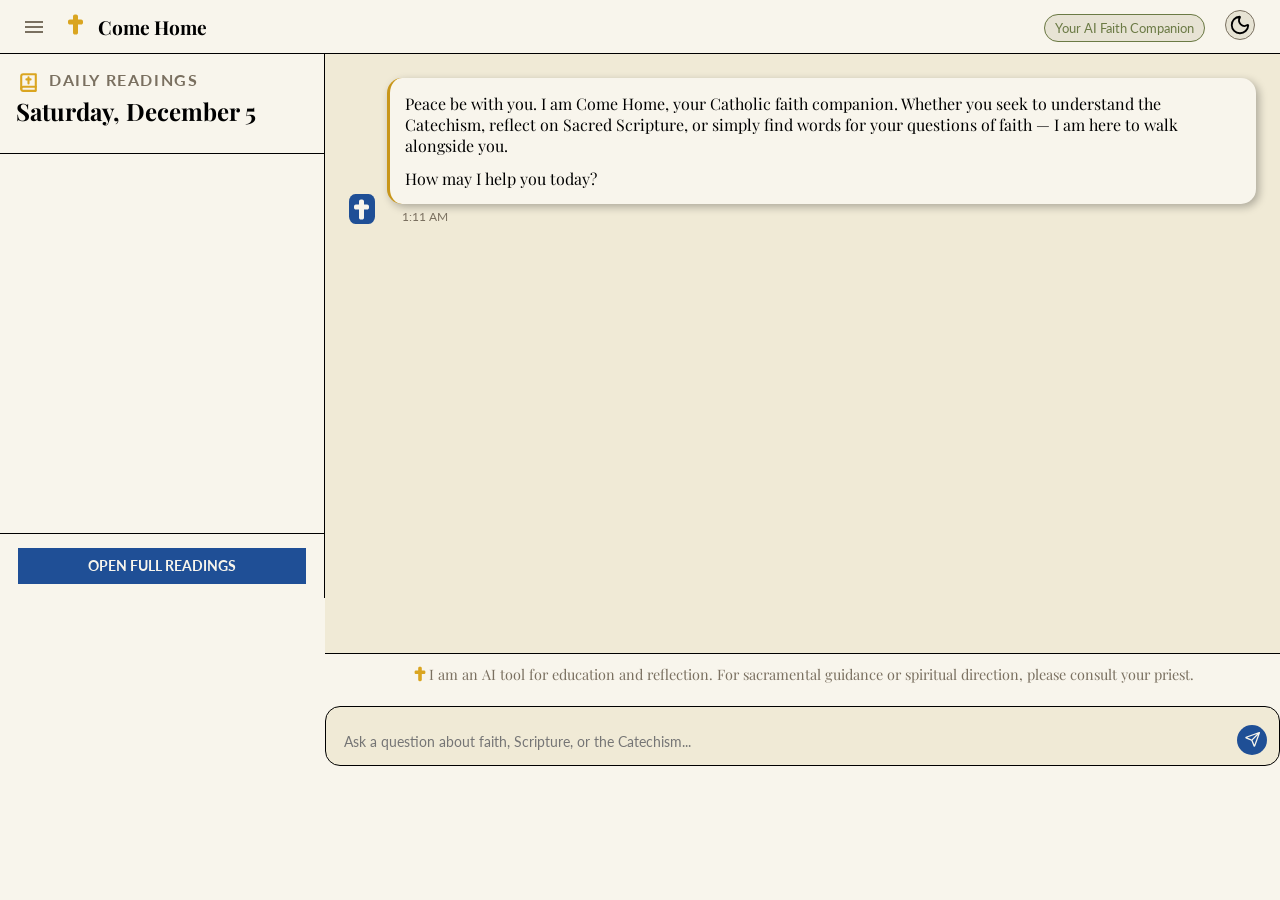
<file: index.html>
<!DOCTYPE html>
<html lang="en">
    <head>
        <meta charset="UTF-8">
        <meta name="viewport" content="width=device-width, initial-scale=1.0">
        <meta name="description" content="An AI Faith Companion that you can talk to and get real based Roman Catholic teachings. In addition to that, you can also read the readings and gospel of the day.">
        <meta property="og:type" content="website">
        <meta property="og:title" content="Come Home | Your AI Faith Companion">
        <meta property="og:description" content="An AI Faith Companion that you can talk to and get real based Roman Catholic teachings. In addition to that, you can also read the readings and gospel of the day.">
        <meta property="og:url" content="https://www.comehome.com">
        <meta property="og:image" content="">
        <title>Come Home</title>
        <link rel="stylesheet" href="assets/css/main.css">
        <link rel="icon" type="image/svg+xml" href="assets/images/favicons.svg">
        <link rel="preconnect" href="https://fonts.googleapis.com">
        <link rel="preconnect" href="https://fonts.gstatic.com" crossorigin>
        <link href="https://fonts.googleapis.com/css2?family=Playfair+Display:ital,wght@0,400..900;1,400..900&display=swap" rel="stylesheet">
        <link href="https://fonts.googleapis.com/css2?family=Lato:ital,wght@0,100;0,300;0,400;0,700;0,900;1,100;1,300;1,400;1,700;1,900&display=swap" rel="stylesheet">
        <script src="assets/js/main.js" type="module" defer></script>
    </head>
    <body>
        <!-- Navigation -->
        <header>
            <nav>
                <div class="nav-left">
                    <button class="burger" id="burger" aria-label="toggle navigation" aria-expanded="false">
                        <span class="bar"></span>
                        <span class="bar"></span>
                        <span class="bar"></span>
                    </button>

                    <div class="logo">
                        <svg aria-hidden="true" xmlns="http://www.w3.org/2000/svg" width="25" height="25" viewBox="0 0 640 640" fill="#DAA520"><!--!Font Awesome Free v7.3.1 by @fontawesome - https://fontawesome.com License - https://fontawesome.com/license/free Copyright 2026 Fonticons, Inc.--><path d="M304 64C277.5 64 256 85.5 256 112L256 192L176 192C149.5 192 128 213.5 128 240L128 272C128 298.5 149.5 320 176 320L256 320L256 528C256 554.5 277.5 576 304 576L336 576C362.5 576 384 554.5 384 528L384 320L464 320C490.5 320 512 298.5 512 272L512 240C512 213.5 490.5 192 464 192L384 192L384 112C384 85.5 362.5 64 336 64L304 64z"/></svg>
                    </div>
                        
                    <div class="brand">
                        <span class="brand-name">Come Home</span>
                    </div>
                </div>

                <div class="nav-right">
                    <div class="slogan">
                        <span class="slogan-text">Your AI Faith Companion</span>
                    </div>

                    <button class="theme-toggle" aria-label="theme toggle">
                        <svg class="lucide lucide-moon" aria-hidden="true" xmlns="http://www.w3.org/2000/svg" width="24" height="24" viewBox="0 0 24 24" fill="none" stroke="currentColor" stroke-width="2" stroke-linecap="round" stroke-linejoin="round">
                            <path d="M20.985 12.486a9 9 0 1 1-9.473-9.472c.405-.022.617.46.402.803a6 6 0 0 0 8.268 8.268c.344-.215.825-.004.803.401"/>
                        </svg>

                        <svg class="lucide lucide-sun" aria-hidden="true" xmlns="http://www.w3.org/2000/svg" width="24" height="24" viewBox="0 0 24 24" fill="none" stroke="currentColor" stroke-width="2" stroke-linecap="round" stroke-linejoin="round">
                            <circle cx="12" cy="12" r="4"/>
                            <path d="M12 2v2"/>
                            <path d="M12 20v2"/>
                            <path d="m4.93 4.93 1.41 1.41"/>
                            <path d="m17.66 17.66 1.41 1.41"/>
                            <path d="M2 12h2"/>
                            <path d="M20 12h2"/>
                            <path d="m6.34 17.66-1.41 1.41"/>
                            <path d="m19.07 4.93-1.41 1.41"/>
                        </svg>
                    </button>
                </div>
            </nav>
        </header>
        <main>
            <!-- Readings -->
            <section class="readings-section" id="readings-section">
                <header class="header-contents">
                    <div class="header-title">
                        <svg class="bible-logo" aria-hidden="true" xmlns="http://www.w3.org/2000/svg" width="25" height="25" viewBox="0 0 24 24"><title>bible</title><g fill="none" stroke="#DAA520" stroke-linecap="round" stroke-linejoin="round" stroke-width="2"><path d="M19 4v16H7a2 2 0 0 1-2-2V6a2 2 0 0 1 2-2z"/><path d="M19 16H7a2 2 0 0 0-2 2m7-11v6m-2-4h4"/></g></svg>
                        <span class="title-name">DAILY READINGS</span>
                    </div>
                    <h2 class="readings-date" id="readings-date"></h2>
                </header>
                
                <div class="readings-content">
                    <div class="first-reading" id="first-reading"></div>
                    <div class="responsorial-psalm" id="responsorial-psalm"></div>
                    <div class="second-reading" id="second-reading"></div>
                    <div class="holy-gospel" id="holy-gospel"></div>
                </div>

                <!-- Open Full Readings -->
                <div class="open-full-reading">
                    <a href="https://www.vaticannews.va/en/word-of-the-day.html" class="full-readings-btn">OPEN FULL READINGS</a>
                </div>
            </section>

            <!-- Chat Section -->
            <section class="chat-section" aria-label="AI chat section">
                <!-- Whole Chat Section -->
                <div class="chat-messages" id="chat-messages" role="log" aria-live="polite">
                    <!-- Welcome Message of the AI-->
                    <div class="ai-response-container">
                        <div class="ai-avatar">
                            <svg aria-hidden="true" xmlns="http://www.w3.org/2000/svg" width="25" height="25" viewBox="0 0 640 640" fill="#F8F5EC"><!--!Font Awesome Free v7.3.1 by @fontawesome - https://fontawesome.com License - https://fontawesome.com/license/free Copyright 2026 Fonticons, Inc.--><path d="M304 64C277.5 64 256 85.5 256 112L256 192L176 192C149.5 192 128 213.5 128 240L128 272C128 298.5 149.5 320 176 320L256 320L256 528C256 554.5 277.5 576 304 576L336 576C362.5 576 384 554.5 384 528L384 320L464 320C490.5 320 512 298.5 512 272L512 240C512 213.5 490.5 192 464 192L384 192L384 112C384 85.5 362.5 64 336 64L304 64z"/></svg>
                        </div>

                        <div class="message-time-container">
                            <div class="message ai-message">
                                <p>Peace be with you. I am Come Home, your Catholic faith companion. Whether you seek to understand the Catechism, reflect on Sacred Scripture, or simply find words for your questions of faith — I am here to walk alongside you.</p>
                                <p>How may I help you today?</p>
                            </div>
                            <span class="message-timestamp" id="message-timestamp"></span>
                        </div>
                    </div>
                </div>
                <div class="user-input">
                    <div class="percaution-message">
                        <svg aria-hidden="true" xmlns="http://www.w3.org/2000/svg" width="18" height="18" viewBox="0 0 640 640" fill="#DAA520"><!--!Font Awesome Free v7.3.1 by @fontawesome - https://fontawesome.com License - https://fontawesome.com/license/free Copyright 2026 Fonticons, Inc.--><path d="M304 64C277.5 64 256 85.5 256 112L256 192L176 192C149.5 192 128 213.5 128 240L128 272C128 298.5 149.5 320 176 320L256 320L256 528C256 554.5 277.5 576 304 576L336 576C362.5 576 384 554.5 384 528L384 320L464 320C490.5 320 512 298.5 512 272L512 240C512 213.5 490.5 192 464 192L384 192L384 112C384 85.5 362.5 64 336 64L304 64z"/></svg>
                        <p> I am an AI tool for education and reflection. For sacramental guidance or spiritual direction, please consult your priest.</p>
                    </div>
                    <div class="user-input-box-container">
                        <form class="input-form" id="input-form">
                            <textarea
                            id="chat-input"
                            class="chat-input"
                            rows="1"
                            placeholder="Ask a question about faith, Scripture, or the Catechism..."
                            aria-label="Ask a question"
                            ></textarea>
                            <button type="submit" class="send-btn" aria-label="send message to the ai">
                                <svg xmlns="http://www.w3.org/2000/svg" width="17" height="17" viewBox="0 0 640 640" fill="#F8F5EC"><!--!Font Awesome Free v7.3.1 by @fontawesome - https://fontawesome.com License - https://fontawesome.com/license/free Copyright 2026 Fonticons, Inc.--><path d="M322.5 351.7L523.4 150.9L391 520.3L322.5 351.7zM489.4 117L288.6 317.8L120 249.3L489.4 117zM70.1 280.8L275.9 364.4L359.5 570.2C364.8 583.3 377.6 591.9 391.8 591.9C406.5 591.9 419.6 582.7 424.6 568.8L602.6 72C606.1 62.2 603.6 51.4 596.3 44C589 36.6 578.1 34.2 568.3 37.7L71.4 215.7C57.5 220.7 48.3 233.8 48.3 248.5C48.3 262.7 56.9 275.5 70 280.8z"/></svg>
                            </button>
                        </form>
                    </div>
                </div>
            </section>
        </main>
    </body>
</html>
</file>
<file: assets/css/main.css>
@import 'variables.css';
@import 'navbar.css';
@import 'reading-header.css';
@import 'reading-content.css';
@import 'readings-section.css';
@import 'full-readings-container.css';
@import 'full-readings-button.css';
@import 'chat-section-container.css';
@import 'chat-section-messages.css';
@import 'ai-response-container.css';
@import 'ai-avatar.css';
@import 'chat-section-user-input.css';
@import 'ai-welcome-message.css';
@import 'message-timestamp.css';
@import 'chat-section-message-time-container.css';
@import 'precaution-message.css';
@import 'user-input.css';
@import 'input-form.css';
@import 'chat-input.css';
@import 'send-btn.css';

/* Universal Reset */
*{
    margin: 0;
    padding: 0;
    box-sizing: border-box;
}

html, body{
    height: 100%;
    display: flex;
    flex-direction: column;
    font-family: var(--main-font);
    background-color: var(--bg-primary);
    color: var(--text-primary);
    transition: background-color 0.4s ease, color 0.4s ease, border-color 0.4s ease;
}

main{
    display: flex;
    flex-direction: row;
    flex: 1;
}
</file>
